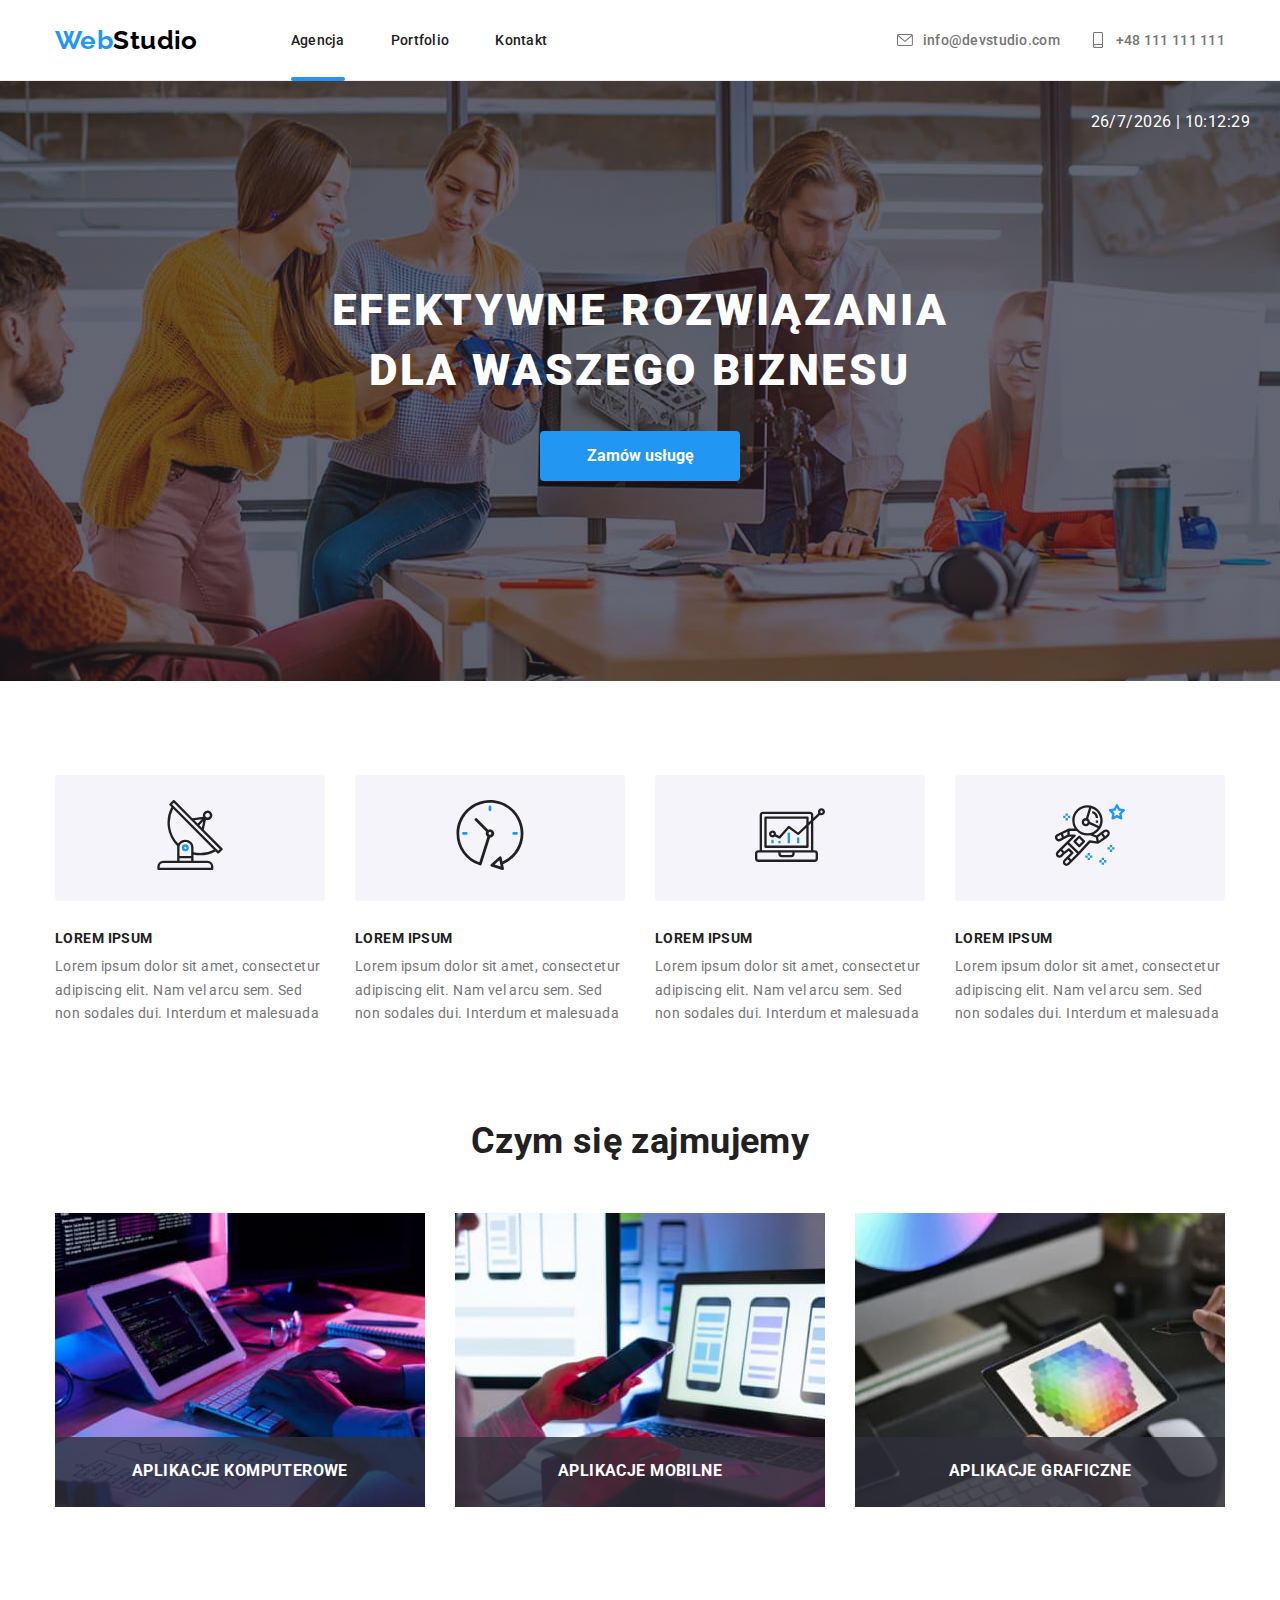
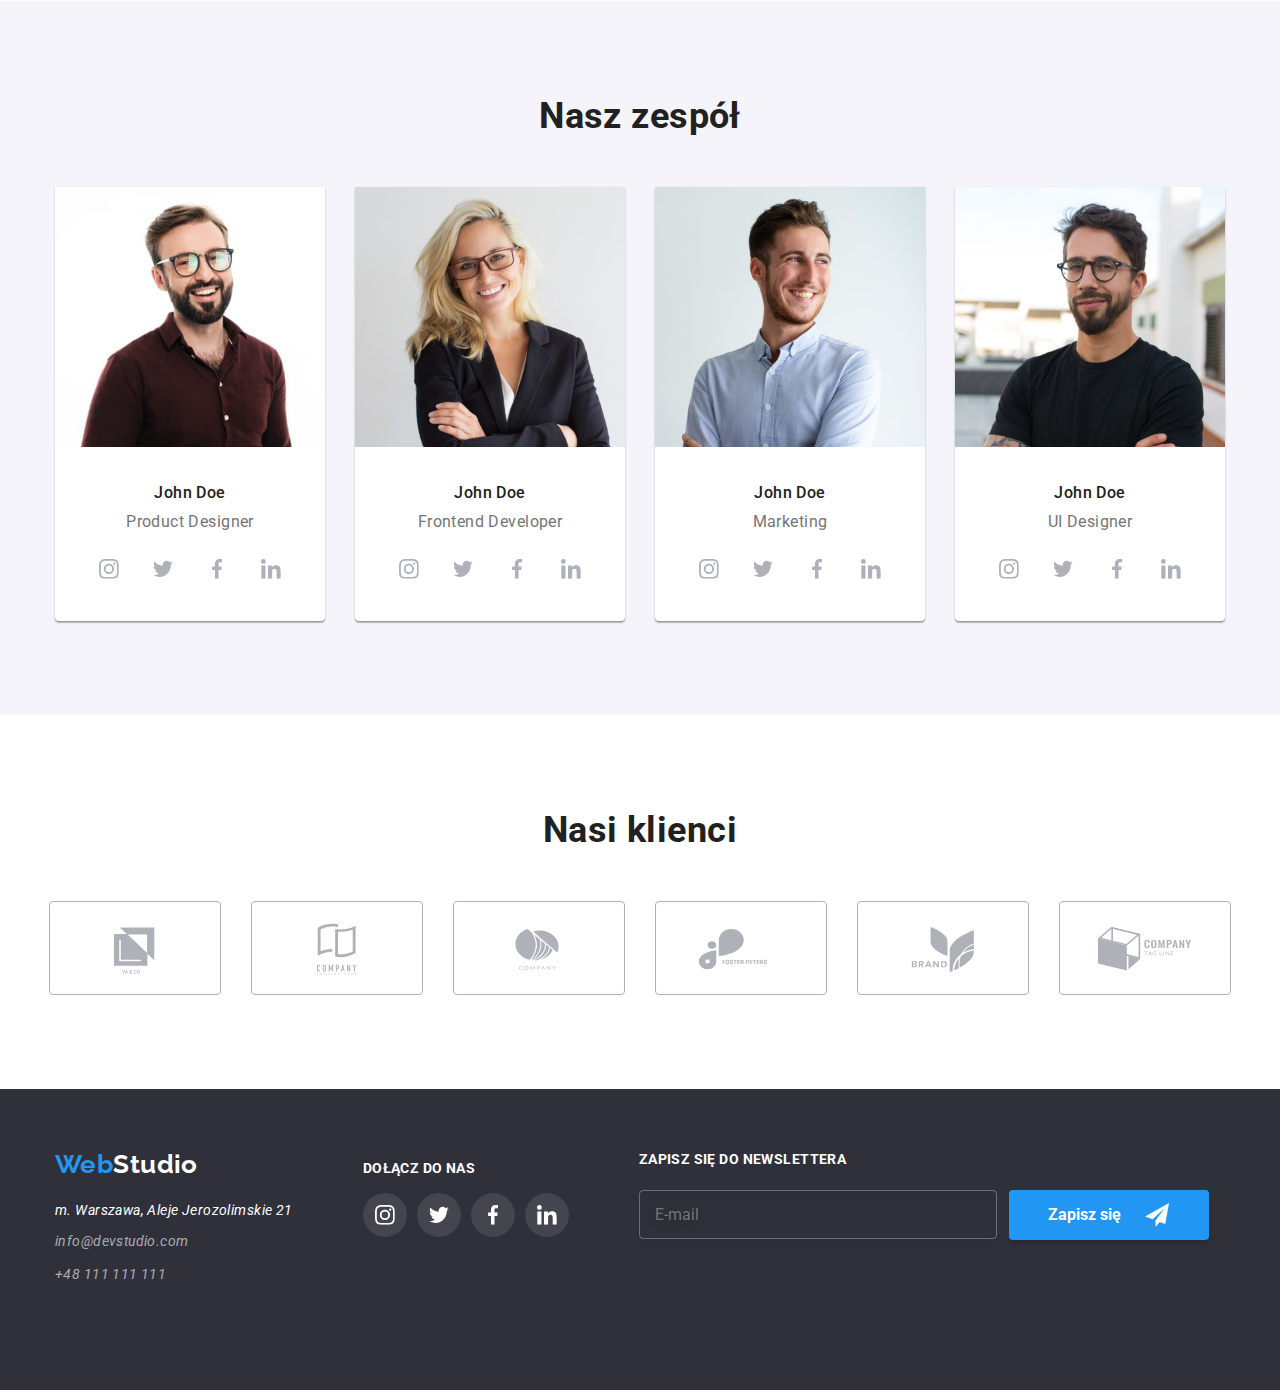
<file: index.html>
<!DOCTYPE html>
<html lang="pl">
  <head>
    <meta charset="UTF-8" />
    <meta http-equiv="X-UA-Compatible" content="IE=edge" />
    <meta name="viewport" content="width=device-width, initial-scale=1.0" />
    <title>Web Studio</title>
    <meta name="description" content="Najlepsza Firma zajmująca się dystrybucją oplikacji" />
    <meta name="keywords" content="aplikacje adroid web new trchnology" />
    <link
      rel="stylesheet"
      href="https://cdnjs.cloudflare.com/ajax/libs/modern-normalize/1.0.0/modern-normalize.min.css"
    />
    <link rel="stylesheet" href="./css/styles.css?=1.0.3" />
    <link rel="preconnect" href="https://fonts.googleapis.com" />
    <link rel="preconnect" href="https://fonts.gstatic.com" crossorigin />
    <script type="text/javascript" src="js/timer.js"></script>
  </head>
  <body onload="refreshTime()">
    <div class="backdrop is-hidden" data-modal>
      <div class="modal">
        <p class="form-title">Zostaw swoje dane w formularzu poniżej</p>
        <form class="form">
          <div class="label-input-box">
            <input
              type="text"
              class="form-input"
              id="username"
              name="username"
              required
              minlength="3"
            />

            <svg class="form-icon">
              <use href="images/sprite.svg#icon-persol-form"></use>
            </svg>
            <label for="username" class="form-label"><span class="label-text">Imie</span> </label>
          </div>
          <div class="label-input-box">
            <input type="tel" class="form-input" name="tel" id="tel" required />
            <svg class="form-icon">
              <use href="images/sprite.svg#icon-phone-form"></use>
            </svg>
            <label for="tel" class="form-label"><span class="label-text">Telefon</span> </label>
          </div>
          <div class="label-input-box">
            <input type="email" class="form-input" name="checkbox" id="email" required />
            <svg class="form-icon">
              <use href="images/sprite.svg#icon-email-form"></use>
            </svg>
            <label for="email" class="form-label"><span class="label-text">Email</span> </label>
          </div>
          <div class="label-input-box">
            <label class="form-label">
              <span class="label-text">Komentarz</span>
              <textarea
                name="feedback"
                class="form-text-area"
                rows="5"
                placeholder="Wprowadż tekst"
              ></textarea>
            </label>
          </div>
          <div class="form-policy">
            <input
              type="checkbox"
              class="form-policy visually-hidden"
              name="mail"
              id="user-policy"
              required
            />

            <label for="user-policy" class="form-policy-text">
              Oświadczam iż akceptuję <a href="" class="consents">Regulamin</a> i
              <a href="" class="consents">Politykę Prywatności.</a></label
            >
          </div>
          <button type="submit" class="submit-btn">Wyślij</button>
        </form>

        <button type="button" class="close-btn" data-modal-close>X</button>
      </div>
    </div>
    <header>
      <div class="menu">
        <div class="container">
          <nav class="menu-nav">
            <ul class="menu-list">
              <li class="menu-nav-logo">
                <a class="logo-black" href="https://mateuszfrankowski.github.io/goit-markup-hw-05/"
                  ><span class="logo-blue">Web</span>Studio</a
                >
              </li>
              <li><a class="menu-nav-links actual-page" href="index.html">Agencja</a></li>
              <li><a class="menu-nav-links" href="portfolio.html">Portfolio</a></li>
              <li><a class="menu-nav-links" href="#contact">Kontakt</a></li>
            </ul>
          </nav>
          <ul class="contact">
            <li>
              <a class="contact-mail" href="mailto:info@devstudio.com">
                <div class="contact-icon-box">
                  <svg class="contact-icon envelope">
                    <use href="images/sprite.svg#icon-envelope"></use>
                  </svg>
                </div>
                info@devstudio.com</a
              >
            </li>
            <li>
              <a class="contact-tel" href="tel:+48111111111">
                <div class="contact-icon-box">
                  <svg class="contact-icon smartphone">
                    <use href="images/sprite.svg#icon-smartphone"></use>
                  </svg>
                </div>
                +48 111 111 111</a
              >
            </li>
          </ul>
          <div id="clock"></div>
        </div>
      </div>
      <section class="header">
        <div class="container">
          <h1 class="motto-text">Efektywne rozwiązania dla waszego biznesu</h1>
          <button class="order-button" type="button" data-modal-open>Zamów usługę</button>
        </div>
      </section>
    </header>
    <main>
      <section>
        <div class="container">
          <ul class="advantages">
            <li>
              <div class="our-strengths-icon">
                <svg class="icon antenna">
                  <use href="images/sprite.svg#icon-antenna-1"></use>
                </svg>
              </div>
              <h4 class="advantages-title">Lorem Ipsum</h4>
              <p class="advantages-text">
                Lorem ipsum dolor sit amet, consectetur adipiscing elit. Nam vel arcu sem. Sed non
                sodales dui. Interdum et malesuada
              </p>
            </li>
            <li>
              <div class="our-strengths-icon">
                <svg class="icon clock">
                  <use href="images/sprite.svg#icon-clock-1"></use>
                </svg>
              </div>
              <h4 class="advantages-title">Lorem Ipsum</h4>
              <p class="advantages-text">
                Lorem ipsum dolor sit amet, consectetur adipiscing elit. Nam vel arcu sem. Sed non
                sodales dui. Interdum et malesuada
              </p>
            </li>
            <li>
              <div class="our-strengths-icon">
                <svg class="icon diagram">
                  <use href="images/sprite.svg#icon-diagram-1"></use>
                </svg>
              </div>
              <h4 class="advantages-title">Lorem Ipsum</h4>
              <p class="advantages-text">
                Lorem ipsum dolor sit amet, consectetur adipiscing elit. Nam vel arcu sem. Sed non
                sodales dui. Interdum et malesuada
              </p>
            </li>
            <li>
              <div class="our-strengths-icon">
                <svg class="icon astronaut">
                  <use href="images/sprite.svg#icon-astronaut-1"></use>
                </svg>
              </div>
              <h4 class="advantages-title">Lorem Ipsum</h4>
              <p class="advantages-text">
                Lorem ipsum dolor sit amet, consectetur adipiscing elit. Nam vel arcu sem. Sed non
                sodales dui. Interdum et malesuada
              </p>
            </li>
          </ul>
        </div>
      </section>

      <section class="ourwork">
        <div class="container">
          <h2 class="ourwork-title">Czym się zajmujemy</h2>

          <ul class="ourwork-photos">
            <li>
              <div class="text-with-background"><p>Aplikacje komputerowe</p></div>
              <img
                src="images/pc.jpg"
                alt="writing a code on the keyboard"
                width="370"
                height="294"
              />
            </li>
            <li>
              <div class="text-with-background"><p>Aplikacje mobilne</p></div>
              <img src="images/phone.jpg" alt="Smartphone in hand " width="370" height="294" />
            </li>
            <li>
              <div class="text-with-background"><p>Aplikacje graficzne</p></div>
              <img
                src="images/tablet.jpg"
                alt="Choosing a color on the tablet"
                width="370"
                height="294"
              />
            </li>
          </ul>
        </div>
      </section>

      <section class="team">
        <div class="container">
          <h2 class="team-title" id="agency">Nasz zespół</h2>

          <ul class="team-list">
            <li>
              <figure class="team-designer">
                <img
                  src="images/teamproductdesigner.jpg"
                  alt="Product Designer John Doe"
                  width="270"
                  height="260"
                />
                <figcaption>
                  <p class="team-photo-name">John Doe</p>
                  <p class="team-photo-text">Product Designer</p>
                  <div class="team-allsocial-icon">
                    <a href="">
                      <div class="team-social-icon">
                        <svg class="social-icon instagram">
                          <use href="images/sprite.svg#icon-instagram"></use>
                        </svg>
                      </div>
                    </a>
                    <a href="">
                      <div class="team-social-icon">
                        <svg class="social-icon twitter">
                          <use href="images/sprite.svg#icon-twitter"></use>
                        </svg>
                      </div>
                    </a>
                    <a href="">
                      <div class="team-social-icon">
                        <svg class="social-icon facebook">
                          <use href="images/sprite.svg#icon-facebook"></use>
                        </svg>
                      </div>
                    </a>
                    <a href="">
                      <div class="team-social-icon">
                        <svg class="social-icon linkedin">
                          <use href="images/sprite.svg#icon-linkedin"></use>
                        </svg>
                      </div>
                    </a>
                  </div>
                </figcaption>
              </figure>
            </li>

            <li>
              <figure>
                <img
                  src="images/teamfrontednfdeveloper.jpg"
                  alt="Frontend Developer John Doe "
                  width="270"
                  height="260"
                />
                <figcaption>
                  <p class="team-photo-name">John Doe</p>
                  <p class="team-photo-text">Frontend Developer</p>
                  <div class="team-allsocial-icon">
                    <a href="">
                      <div class="team-social-icon">
                        <svg class="social-icon instagram">
                          <use href="images/sprite.svg#icon-instagram"></use>
                        </svg>
                      </div>
                    </a>
                    <a href="">
                      <div class="team-social-icon">
                        <svg class="social-icon twitter">
                          <use href="images/sprite.svg#icon-twitter"></use>
                        </svg>
                      </div>
                    </a>
                    <a href="">
                      <div class="team-social-icon">
                        <svg class="social-icon facebook">
                          <use href="images/sprite.svg#icon-facebook"></use>
                        </svg>
                      </div>
                    </a>
                    <a href="">
                      <div class="team-social-icon">
                        <svg class="social-icon linkedin">
                          <use href="images/sprite.svg#icon-linkedin"></use>
                        </svg>
                      </div>
                    </a>
                  </div>
                </figcaption>
              </figure>
            </li>

            <li>
              <figure class="team-marketing">
                <img
                  src="images/teammarketing.jpg"
                  alt="Marketing John Doe "
                  width="270"
                  height="260"
                />
                <figcaption>
                  <p class="team-photo-name">John Doe</p>
                  <p class="team-photo-text">Marketing</p>
                  <div class="team-allsocial-icon">
                    <a href="">
                      <div class="team-social-icon">
                        <svg class="social-icon instagram">
                          <use href="images/sprite.svg#icon-instagram"></use>
                        </svg>
                      </div>
                    </a>
                    <a href="">
                      <div class="team-social-icon">
                        <svg class="social-icon twitter">
                          <use href="images/sprite.svg#icon-twitter"></use>
                        </svg>
                      </div>
                    </a>
                    <a href="">
                      <div class="team-social-icon">
                        <svg class="social-icon facebook">
                          <use href="images/sprite.svg#icon-facebook"></use>
                        </svg>
                      </div>
                    </a>
                    <a href="">
                      <div class="team-social-icon">
                        <svg class="social-icon linkedin">
                          <use href="images/sprite.svg#icon-linkedin"></use>
                        </svg>
                      </div>
                    </a>
                  </div>
                </figcaption>
              </figure>
            </li>

            <li>
              <figure class="team-uidesigner">
                <img
                  src="images/teamuidesigner.jpg"
                  alt="UI Designer John Doe "
                  width="270"
                  height="260"
                />
                <figcaption>
                  <p class="team-photo-name">John Doe</p>
                  <p class="team-photo-text">UI Designer</p>
                  <div class="team-allsocial-icon">
                    <a href="">
                      <div class="team-social-icon">
                        <svg class="social-icon instagram">
                          <use href="images/sprite.svg#icon-instagram"></use>
                        </svg>
                      </div>
                    </a>
                    <a href="">
                      <div class="team-social-icon">
                        <svg class="social-icon twitter">
                          <use href="images/sprite.svg#icon-twitter"></use>
                        </svg>
                      </div>
                    </a>
                    <a href="">
                      <div class="team-social-icon">
                        <svg class="social-icon facebook">
                          <use href="images/sprite.svg#icon-facebook"></use>
                        </svg>
                      </div>
                    </a>
                    <a href="">
                      <div class="team-social-icon">
                        <svg class="social-icon linkedin">
                          <use href="images/sprite.svg#icon-linkedin"></use>
                        </svg>
                      </div>
                    </a>
                  </div>
                </figcaption>
              </figure>
            </li>
          </ul>
        </div>
      </section>
      <section class="customers">
        <div class="container">
          <h2 class="customers-title">Nasi klienci</h2>

          <ul class="customers-list">
            <li>
              <a href="">
                <div class="cont-customers-icon">
                  <svg class="customer-icon customer1">
                    <use href="images/sprite.svg#icon-client1"></use>
                  </svg>
                </div>
              </a>
            </li>
            <li>
              <a href="">
                <div class="cont-customers-icon">
                  <svg class="customer-icon customer2">
                    <use href="images/sprite.svg#icon-client2"></use>
                  </svg>
                </div>
              </a>
            </li>
            <li>
              <a href="">
                <div class="cont-customers-icon">
                  <svg class="customer-icon customer3">
                    <use href="images/sprite.svg#icon-client3"></use>
                  </svg>
                </div>
              </a>
            </li>
            <li>
              <a href="">
                <div class="cont-customers-icon">
                  <svg class="customer-icon customer4">
                    <use href="images/sprite.svg#icon-client4"></use>
                  </svg>
                </div>
              </a>
            </li>
            <li>
              <a href="">
                <div class="cont-customers-icon">
                  <svg class="customer-icon customer5">
                    <use href="images/sprite.svg#icon-client5"></use>
                  </svg>
                </div>
              </a>
            </li>
            <li>
              <a href="">
                <div class="cont-customers-icon">
                  <svg class="customer-icon customer6">
                    <use href="images/sprite.svg#icon-client6"></use>
                  </svg>
                </div>
              </a>
            </li>
          </ul>
        </div>
      </section>
    </main>

    <footer class="foot" id="contact">
      <div class="container">
        <div class="foot-left">
          <a class="logo-white" href="index.html"><span class="logo-blue">Web</span>Studio</a>

          <address class="adress">
            <p class="adress-street">m. Warszawa, Aleje Jerozolimskie 21</p>
            <ul class="adress-list">
              <!-- Link do adresu e-mail  -->
              <li><a class="foot-mail" href="mailto:info@devstudio.com">info@devstudio.com</a></li>
              <!-- Link do numeru telefonu -->
              <li><a class="foot-tel" href="tel:+48111111111">+48 111 111 111</a></li>
            </ul>
          </address>
        </div>
        <div class="follow">
          <p>DOŁĄCZ DO NAS</p>
          <div class="adress-allsocial-icon">
            <a href="">
              <div class="adress-social-icon-box">
                <svg class="addres-social-icon instagram">
                  <use href="images/sprite.svg#icon-instagram"></use>
                </svg></div
            ></a>
            <a href="">
              <div class="adress-social-icon-box">
                <svg class="addres-social-icon twitter">
                  <use href="images/sprite.svg#icon-twitter"></use>
                </svg></div
            ></a>
            <a href="">
              <div class="adress-social-icon-box">
                <svg class="addres-social-icon facebook">
                  <use href="images/sprite.svg#icon-facebook"></use>
                </svg>
              </div>
            </a>
            <a href="">
              <div class="adress-social-icon-box">
                <svg class="addres-social-icon linkedin">
                  <use href="images/sprite.svg#icon-linkedin"></use>
                </svg>
              </div>
            </a>
          </div>
        </div>
        <div class="subscribtion">
          <p class="subs-form-title">Zapisz Się do newslettera</p>
          <form class="subs-form">
            <label class="subs-form-label">
              <input
                type="email"
                class="subs-form-input"
                name="mail-newsletter"
                placeholder="E-mail"
                required
              />
            </label>

            <button type="submit" class="submit-btn-news">
              Zapisz się

              <svg class="submit-social-icon">
                <use href="images/sprite.svg#icon-send-form"></use>
              </svg>
            </button>
          </form>
        </div>
      </div>
    </footer>

    <script src="js/modal.js"></script>
  </body>
</html>
</file>
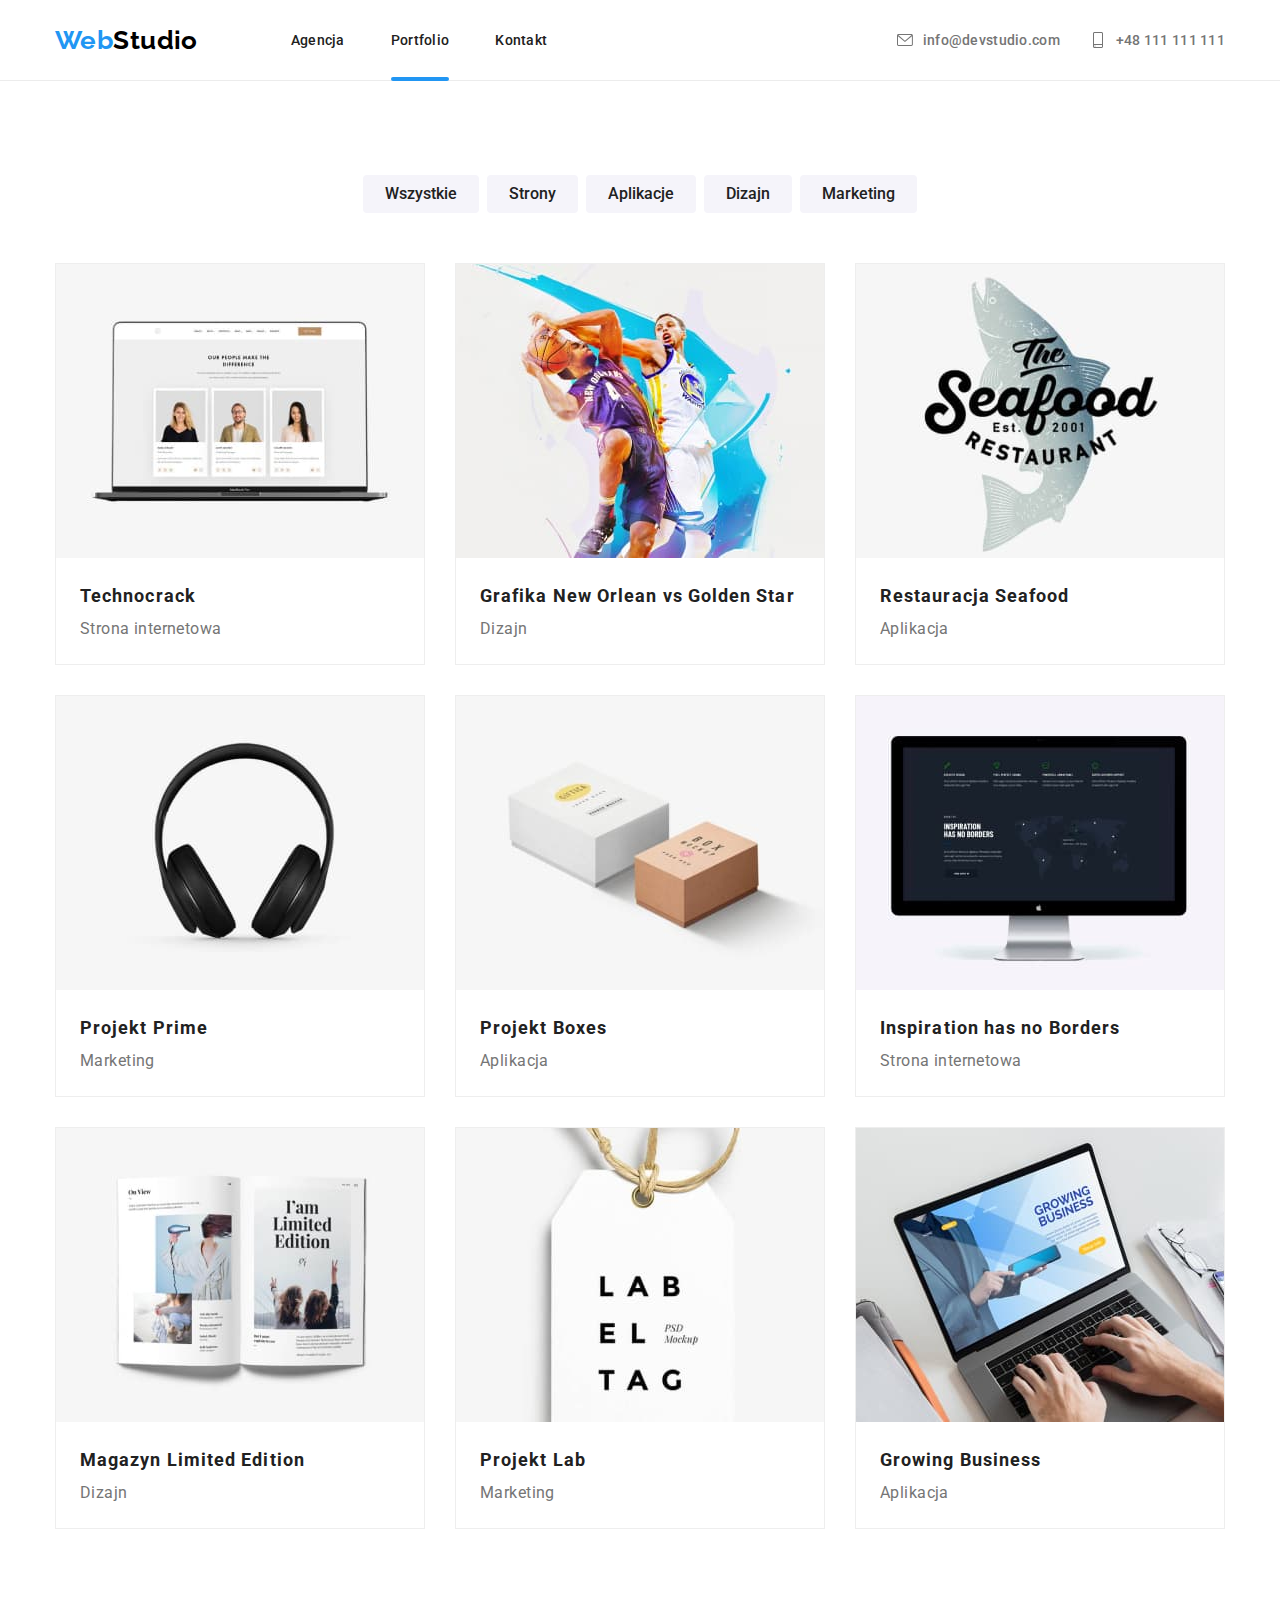
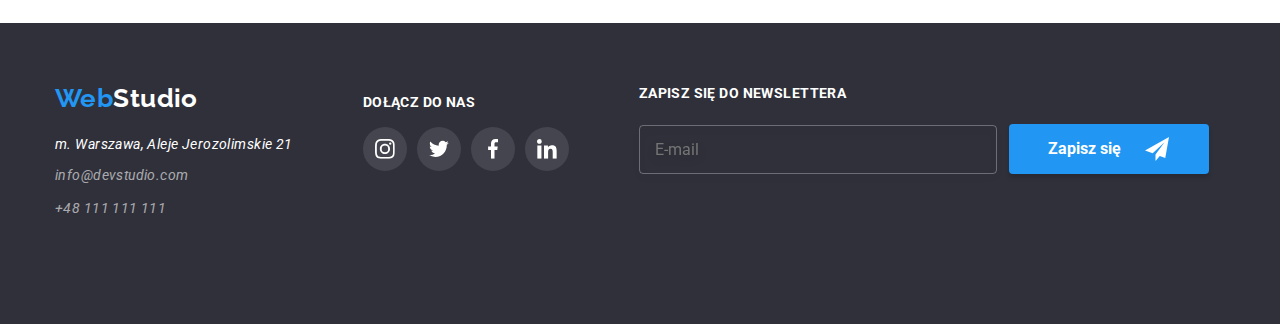
<file: portfolio.html>
<!DOCTYPE html>
<html lang="pl">
  <head>
    <meta charset="UTF-8" />
    <meta http-equiv="X-UA-Compatible" content="IE=edge" />

    <meta name="viewport" content="width=device-width, initial-scale=1.0" />
    <title>Web Studio</title>
    <link
      rel="stylesheet"
      href="https://cdnjs.cloudflare.com/ajax/libs/modern-normalize/1.0.0/modern-normalize.min.css"
    />
    <link rel="stylesheet" href="./css/styles.css?=1.0.3" />
    <link rel="preconnect" href="https://fonts.googleapis.com" />
    <link rel="preconnect" href="https://fonts.gstatic.com" crossorigin />
  </head>
  <body>
    <header>
      <div class="menu">
        <div class="container">
          <nav class="menu-nav">
            <ul class="menu-list">
              <li class="menu-nav-logo">
                <a class="logo-black" href="https://mateuszfrankowski.github.io/goit-markup-hw-04/"
                  ><span class="logo-blue">Web</span>Studio</a
                >
              </li>
              <li><a class="menu-nav-links" href="index.html">Agencja</a></li>
              <li><a class="menu-nav-links actual-page" href="portfolio.html">Portfolio</a></li>
              <li><a class="menu-nav-links" href="#contact">Kontakt</a></li>
            </ul>
          </nav>
          <ul class="contact">
            <li>
              <a class="contact-mail" href="mailto:info@devstudio.com">
                <div class="contact-icon-box">
                  <svg class="contact-icon envelope">
                    <use href="images/sprite.svg#icon-envelope"></use>
                  </svg>
                </div>
                info@devstudio.com</a
              >
            </li>
            <li>
              <a class="contact-tel" href="tel:+48111111111">
                <div class="contact-icon-box">
                  <svg class="contact-icon smartphone">
                    <use href="images/sprite.svg#icon-smartphone"></use>
                  </svg>
                </div>
                +48 111 111 111</a
              >
            </li>
          </ul>
        </div>
      </div>
    </header>
    <main>
      <div class="filters">
        <div class="container">
          <ul class="filters-list">
            <li>
              <button class="filters-button" type="button">Wszystkie</button>
            </li>
            <li>
              <button class="filters-button" type="button">Strony</button>
            </li>
            <li>
              <button class="filters-button" type="button">Aplikacje</button>
            </li>
            <li>
              <button class="filters-button" type="button">Dizajn</button>
            </li>
            <li>
              <button class="filters-button" type="button">Marketing</button>
            </li>
          </ul>
        </div>
      </div>

      <div class="portfolio">
        <div class="container">
          <ul class="portfolio-list">
            <li>
              <figure class="portfolio-picture">
                <div class="portfolio-picture-container">
                  <div class="portfolio-background">
                    <p class="portfolio-hover-text">
                      Technocrack jest popularną platformą wykorzystywaną do rozpowszechniania
                      koronawirusa. Firmy wykorzystują tę platformę do celów szpiegowskich i ataków
                      na niezabezpieczone serwery konkurencji
                    </p>
                  </div>
                  <img src=images/portfolio1.jpg alt="Strona internetowa" width="370" height="294"
                  />
                </div>
                <figcaption>
                  <p class="portfolio-photo-title">Technocrack</p>
                  <p class="portfolio-text">Strona internetowa</p>
                </figcaption>
              </figure>
            </li>
            <li>
              <figure class="portfolio-picture">
                <div class="portfolio-picture-container">
                  <div class="portfolio-background">
                    <p class="portfolio-hover-text">
                      Technocrack jest popularną platformą wykorzystywaną do rozpowszechniania
                      koronawirusa. Firmy wykorzystują tę platformę do celów szpiegowskich i ataków
                      na niezabezpieczone serwery konkurencji
                    </p>
                  </div>
                  <img src=images/portfolio2.jpg alt="koszykarze" width="370" height="294" />
                </div>
                <figcaption>
                  <p class="portfolio-photo-title">Grafika New Orlean vs Golden Star</p>
                  <p class="portfolio-text">Dizajn</p>
                </figcaption>
              </figure>
            </li>
            <li>
              <figure class="portfolio-picture">
                <div class="portfolio-picture-container">
                  <div class="portfolio-background">
                    <p class="portfolio-hover-text">
                      Technocrack jest popularną platformą wykorzystywaną do rozpowszechniania
                      koronawirusa. Firmy wykorzystują tę platformę do celów szpiegowskich i ataków
                      na niezabezpieczone serwery konkurencji
                    </p>
                  </div>
                  <!-- Dowolna treść graficzna: zdjęcie, wykres, diagram itp. -->
                  <img src=images/portfolio3.jpg alt="logo ryba" width="370" height="294" />
                </div>
                <figcaption>
                  <p class="portfolio-photo-title">Restauracja Seafood</p>
                  <p class="portfolio-text">Aplikacja</p>
                </figcaption>
              </figure>
            </li>
            <li>
              <figure class="portfolio-picture">
                <div class="portfolio-picture-container">
                  <div class="portfolio-background">
                    <p class="portfolio-hover-text">
                      Technocrack jest popularną platformą wykorzystywaną do rozpowszechniania
                      koronawirusa. Firmy wykorzystują tę platformę do celów szpiegowskich i ataków
                      na niezabezpieczone serwery konkurencji
                    </p>
                  </div>

                  <!-- Dowolna treść graficzna: zdjęcie, wykres, diagram itp. -->
                  <img src=images/portfolio4.jpg alt="słuchawki nauszne" width="370" height="294" />
                </div>
                <figcaption>
                  <p class="portfolio-photo-title">Projekt Prime</p>
                  <p class="portfolio-text">Marketing</p>
                </figcaption>
              </figure>
            </li>
            <li>
              <figure class="portfolio-picture">
                <div class="portfolio-picture-container">
                  <div class="portfolio-background">
                    <p class="portfolio-hover-text">
                      Technocrack jest popularną platformą wykorzystywaną do rozpowszechniania
                      koronawirusa. Firmy wykorzystują tę platformę do celów szpiegowskich i ataków
                      na niezabezpieczone serwery konkurencji
                    </p>
                  </div>
                  <img src=images/portfolio5.jpg alt="pudełka opakowania" width="370" height="294"
                  />
                </div>
                <figcaption>
                  <p class="portfolio-photo-title">Projekt Boxes</p>
                  <p class="portfolio-text">Aplikacja</p>
                </figcaption>
              </figure>
            </li>
            <li>
              <figure class="portfolio-picture">
                <div class="portfolio-picture-container">
                  <div class="portfolio-background">
                    <p class="portfolio-hover-text">
                      Technocrack jest popularną platformą wykorzystywaną do rozpowszechniania
                      koronawirusa. Firmy wykorzystują tę platformę do celów szpiegowskich i ataków
                      na niezabezpieczone serwery konkurencji
                    </p>
                  </div>
                  <img src=images/portfolio6.jpg alt="monitor" width="370" height="294" />
                </div>
                <figcaption>
                  <p class="portfolio-photo-title">Inspiration has no Borders</p>
                  <p class="portfolio-text">Strona internetowa</p>
                </figcaption>
              </figure>
            </li>
            <li>
              <figure class="portfolio-picture">
                <div class="portfolio-picture-container">
                  <div class="portfolio-background">
                    <p class="portfolio-hover-text">
                      Technocrack jest popularną platformą wykorzystywaną do rozpowszechniania
                      koronawirusa. Firmy wykorzystują tę platformę do celów szpiegowskich i ataków
                      na niezabezpieczone serwery konkurencji
                    </p>
                  </div>
                  <img src=images/portfolio7.jpg alt="magazyn" width="370" height="294" />
                </div>
                <figcaption>
                  <p class="portfolio-photo-title">Magazyn Limited Edition</p>
                  <p class="portfolio-text">Dizajn</p>
                </figcaption>
              </figure>
            </li>
            <li>
              <figure class="portfolio-picture">
                <div class="portfolio-picture-container">
                  <div class="portfolio-background">
                    <p class="portfolio-hover-text">
                      Technocrack jest popularną platformą wykorzystywaną do rozpowszechniania
                      koronawirusa. Firmy wykorzystują tę platformę do celów szpiegowskich i ataków
                      na niezabezpieczone serwery konkurencji
                    </p>
                  </div>
                  <img src=images/portfolio8.jpg alt="zawieszka lab el tag" width="370" height="294"
                  />
                </div>
                <figcaption>
                  <p class="portfolio-photo-title">Projekt Lab</p>
                  <p class="portfolio-text">Marketing</p>
                </figcaption>
              </figure>
            </li>
            <li>
              <figure class="portfolio-picture">
                <div class="portfolio-picture-container">
                  <div class="portfolio-background">
                    <p class="portfolio-hover-text">
                      Technocrack jest popularną platformą wykorzystywaną do rozpowszechniania
                      koronawirusa. Firmy wykorzystują tę platformę do celów szpiegowskich i ataków
                      na niezabezpieczone serwery konkurencji
                    </p>
                  </div>
                  <img src=images/portfolio9.jpg alt="pisanie na laptopie" width="370" height="294"
                  />
                </div>
                <figcaption>
                  <p class="portfolio-photo-title">Growing Business</p>
                  <p class="portfolio-text">Aplikacja</p>
                </figcaption>
              </figure>
            </li>
          </ul>
        </div>
      </div>
    </main>
    <footer class="foot" id="contact">
      <div class="container">
        <div class="foot-left">
          <a class="logo-white" href="index.html"><span class="logo-blue">Web</span>Studio</a>

          <address class="adress">
            <p class="adress-street">m. Warszawa, Aleje Jerozolimskie 21</p>
            <ul class="adress-list">
              <!-- Link do adresu e-mail  -->
              <li><a class="foot-mail" href="mailto:info@devstudio.com">info@devstudio.com</a></li>
              <!-- Link do numeru telefonu -->
              <li><a class="foot-tel" href="tel:+48111111111">+48 111 111 111</a></li>
            </ul>
          </address>
        </div>
        <div class="follow">
          <p>DOŁĄCZ DO NAS</p>
          <div class="adress-allsocial-icon">
            <a href="">
              <div class="adress-social-icon-box">
                <svg class="addres-social-icon instagram">
                  <use href="images/sprite.svg#icon-instagram"></use>
                </svg></div
            ></a>
            <a href="">
              <div class="adress-social-icon-box">
                <svg class="addres-social-icon twitter">
                  <use href="images/sprite.svg#icon-twitter"></use>
                </svg></div
            ></a>
            <a href="">
              <div class="adress-social-icon-box">
                <svg class="addres-social-icon facebook">
                  <use href="images/sprite.svg#icon-facebook"></use>
                </svg>
              </div>
            </a>
            <a href="">
              <div class="adress-social-icon-box">
                <svg class="addres-social-icon linkedin">
                  <use href="images/sprite.svg#icon-linkedin"></use>
                </svg>
              </div>
            </a>
          </div>
        </div>
        <div class="subscribtion">
          <p class="subs-form-title">Zapisz Się do newslettera</p>
          <form class="subs-form">
            <label class="subs-form-label">
              <input
                type="email"
                class="subs-form-input"
                name="mail-newsletter"
                placeholder="E-mail"
                required
              />
            </label>

            <button type="submit" class="submit-btn-news">
              Zapisz się

              <svg class="submit-social-icon">
                <use href="images/sprite.svg#icon-send-form"></use>
              </svg>
            </button>
          </form>
        </div>
      </div>
    </footer>
    <script src="./js/modal.js"></script>
  </body>
</html>
</file>
<file: css/styles.css>
@import url('https://fonts.googleapis.com/css2?family=Raleway:wght@700&family=Roboto:wght@400;500;700;900&display=swap');
*,
*::before,
*::after {
  box-sizing: border-box;
  margin: 0;
  padding: 0;
  border: 0;

  vertical-align: baseline;
  text-decoration: none;
  outline: 0;
}

:root {
  --project-color-blue: #2196f3;
  --project-color-dark: #212121;
  --project-color-white: #fff;
  --project-color-black: #000;
  --header-backgroud-dark: rgba(47, 48, 58, 0.4);
  --footer-backgroud-dark: #2f303a;
  --team-backgroud-lumio: #f5f4fa;
  --project-color-gray: #757575;
  --tel-mail-footer: rgba(255, 255, 255, 0.6);
  --button-shadow1: rgba(0, 0, 0, 0.15);
  --button-shadow2: rgba(0, 0, 0, 0.01);
  --button-shadow3: rgba(0, 0, 0, 0.08);
  --button-shadow4: rgba(0, 0, 0, 0.11);
  --border-top-logo: #ececec;
  --portfolio-pictures-border: #eeeeee;
}
body {
  font-family: 'Roboto', 'Raleway', sans-serif;
  font-style: normal;
  text-decoration: none;
  font-size: 14px;
  line-height: 1.5;
  letter-spacing: 0.03em;
  color: var(--project-color-gray);
  background-color: var(--project-color-white);

  /* width: 1600px; */
}

.container {
  width: 1200px;
  margin: 0 auto;
  padding-left: 15px;
  padding-right: 15px;
  padding-top: 94px;
  padding-bottom: 94px;
}
.menu .container {
  display: flex;
  flex-direction: row;
  justify-content: space-between;
  align-items: center;
  padding-top: 25px;
  padding-bottom: 24px;
  gap: 345px;
}
.menu {
  border-bottom: 1px solid var(--border-top-logo);
}

/* .menu-nav {
  display: flex;
} */
.menu-nav-logo {
  list-style-type: none;
  text-decoration: none;
  /* display: flex; */
}
.menu-list {
  list-style-type: none;
  display: flex;
  align-items: center;
}

.logo-black {
  font-family: 'Raleway';
  font-weight: 700;
  font-size: 26px;
  line-height: 1.19;
  /* identical to box height */
  text-decoration: none;
  color: var(--project-color-black);

  margin-right: 93px;
}
.logo-blue {
  color: var(--project-color-blue);
}

.menu-nav-links {
  position: relative;
  display: block;
  font-weight: 500;
  line-height: 1.17;
  font-style: normal;
  /* line height 16/14 */
  letter-spacing: 0.02em;
  text-decoration: none;
  list-style-type: none;
  color: var(--project-color-dark);
}
.actual-page::after {
  content: '';
  position: absolute;
  border-radius: 2px;
  height: 4px;
  bottom: -32px;
  margin: 0 auto;
  left: 0;
  right: 0;
  width: 100%;
  background: var(--project-color-blue);
}
.menu-list li:nth-child(2) {
  margin-right: 46px;
}
.menu-list li:nth-child(3) {
  margin-right: 46px;
}

.menu-nav-links:hover,
.menu-nav-links:focus {
  color: var(--project-color-blue);
  transition: color 250ms;
  transition-timing-function: cubic-bezier(0.4, 0, 0.2, 1);
}
.contact {
  list-style-type: none;
  display: flex;
  gap: 30px;
}
.contact a {
  display: flex;
  align-items: center;
  gap: 10px;
}

.contact-mail,
.contact-tel {
  font-weight: 500;
  line-height: 1.17;
  font-style: normal;
  letter-spacing: 0.02em;
  text-decoration: none;
  color: var(--project-color-gray);
}

/* .contact-mail:hover,
.contact-tel:hover,
.contact-mail:focus,
.contact-tel:focus {
  color: var(--project-color-blue);
  fill: var(--project-color-blue);
  transition: color 250ms;
  transition-timing-function: cubic-bezier(0.4, 0, 0.2, 1);
} */

.contact-icon-box {
  width: 16px;
  height: 16px;
  display: flex;
  justify-content: left;
  align-items: center;
}
.contact-icon.envelope {
  fill: var(--project-color-gray);
  display: block;
  width: 100%;
  height: 100%;
}
.contact-icon.smartphone {
  fill: var(--project-color-gray);
  display: block;
  width: 100%;
  height: 100%;
}

.contact li:hover .contact-icon,
.contact li:focus-within .contact-icon,
.contact li:hover a,
.contact li:focus-within a {
  fill: var(--project-color-blue);
  color: var(--project-color-blue);
  transition: color 250ms;
  transition-timing-function: cubic-bezier(0.4, 0, 0.2, 1);
}

/* heder motto*/

.header {
  text-align: center;
  background-image: linear-gradient(
      to bottom,
      var(--header-backgroud-dark),
      var(--header-backgroud-dark)
    ),
    url('../images/headerbackground.jpg');
  background-repeat: no-repeat;
  background-position: center;
  background-size: cover;
  /* changed from contain */
}

.header .container {
  padding-top: 200px;
  padding-left: 252px;
  padding-right: 252px;
  padding-bottom: 200px;
}
.motto-text {
  font-weight: 900;
  font-size: 44px;
  line-height: 1.36;
  letter-spacing: 0.06em;
  text-transform: uppercase;
  color: var(--project-color-white);
  text-align: center;
  max-width: 696px;
}

.order-button {
  font-family: 'Roboto';
  font-style: normal;
  font-weight: 700;
  font-size: 16px;
  line-height: 1.88;
  background-color: var(--project-color-blue);
  box-shadow: 0px 4px 4px var(--button-shadow1);
  border-radius: 4px;
  cursor: pointer;
  border-style: none;
  color: var(--project-color-white);
  margin-top: 30px;
  width: 200px;
  height: 50px;
  text-align: center;
}
/* lorem ipsum */
.our-strengths-icon {
  background: var(--team-backgroud-lumio);
  border-radius: 4px;
  margin-bottom: 30px;
  padding: 25px 100px;
  fill: var(--project-color-blue);
  --color5: var(--project-color-dark);
}
.icon {
  width: 70px;
  height: 70px;
}
.advantages {
  list-style-type: none;
  display: flex;
  gap: 30px;
}
.advantages li {
  width: 270px;
  font-size: 14px;
}

.advantages-title {
  font-weight: 700;
  line-height: 1;
  text-transform: uppercase;
  margin-bottom: 10px;
  color: var(--project-color-dark);
}
.advantages-text {
  line-height: 1.71;
  color: var(--project-color-gray);
}
/* ourwork */
.ourwork .container {
  padding-top: 0%;
}
.ourwork {
  padding-top: 0;
  font-size: 0;
}
.ourwork-title {
  font-weight: 700;
  line-height: 1.17;
  color: var(--project-color-dark);
  text-align: center;
  margin-bottom: 50px;
  font-size: 36px;
}
.ourwork-photos {
  list-style-type: none;
  padding-left: 0px;
  font-size: 0px;
  display: flex;
  gap: 30px;
}
.ourwork-photos li {
  /* border: 1px solid black; */
  margin-left: 0px;
  object-fit: contain;
  position: relative;
  /* text-align: center; */
}
.text-with-background {
  position: absolute;
  width: 100%;
  height: 23.8%;
  left: 0px;
  bottom: 0px;
  display: flex;
  align-items: center;
  justify-content: center;
  background: rgba(47, 48, 58, 0.8);
}
.text-with-background p {
  font-weight: 700;
  font-size: 1rem;
  line-height: 1.14;
  text-align: center;
  /* letter-spacing: 0.03em; */
  text-transform: uppercase;
  color: var(--project-color-white);
}

/* ourteam */
.team {
  background-color: var(--team-backgroud-lumio);
}
.team-list li {
  background: var(--project-color-white);
  box-shadow: 0px 1px 3px rgba(0, 0, 0, 0.12), 0px 1px 1px rgba(0, 0, 0, 0.14),
    0px 2px 1px rgba(0, 0, 0, 0.2);
  border-radius: 0px 0px 4px 4px;
  padding-bottom: 30px;
}
.team-title {
  font-size: 36px;
  font-weight: 700;
  line-height: 1.17;
  color: var(--project-color-dark);
  text-align: center;
  margin-bottom: 50px;
}
.team-list {
  list-style-type: none;
  display: flex;
  justify-content: space-between;
}
.team-list figcaption {
  padding-top: 30px;
}
.team-photo-name {
  font-weight: 500;
  font-size: 16px;
  line-height: 1.19;
  text-align: center;

  color: var(--project-color-dark);
}

.team-photo-text {
  font-weight: 400;
  font-size: 16px;
  line-height: 1.19;
  text-align: center;
  margin-top: 10px;
  color: var(--project-color-gray);
}
.team-allsocial-icon {
  display: flex;
  justify-content: center;
  gap: 10px;
  margin-top: 16px;
}
.team-social-icon {
  width: 44px;
  height: 44px;
  border-radius: 50%;
  display: flex;
  justify-content: center;
  align-items: center;
}
.social-icon {
  fill: #afb1b8;
  display: block;
  width: 45%;
  height: 45%;
}
.team-social-icon:hover,
.team-social-icon:focus {
  width: 44px;
  height: 44px;
  background-color: #2196f3;
  fill: #fff;

  transition-property: background-color, fill;
  transition-duration: 250ms;
  transition-timing-function: cubic-bezier(0.4, 0, 0.2, 1);
}

.team-social-icon:hover .social-icon,
.team-social-icon:focus .social-icon {
  background-color: #2196f3;
  fill: #fff;
  transition-property: background-color, fill;
  transition-duration: 250ms;
  transition-timing-function: cubic-bezier(0.4, 0, 0.2, 1);
}
/* ourcustomers */
.customers-title {
  font-weight: 700;
  line-height: 1.17;
  color: var(--project-color-dark);
  text-align: center;
  margin-bottom: 50px;
  font-size: 36px;
}

.customers-list {
  display: flex;
  justify-content: center;
  gap: 30px;
  margin-top: 16px;
  text-decoration: none;
  list-style: none;
}
.cont-customers-icon {
  display: flex;
  justify-content: center;
  align-items: center;
  border: 1px solid #afb1b8;
  border-radius: 4px;
  padding: 17.71px 32px 14.25px 32px;
}
.customer-icon {
  fill: #afb1b8;
  display: block;
  width: 106px;
  height: 60.04px;
}
.customer-icon:hover,
.customer-icon:focus,
.cont-customers-icon:hover,
.cont-customers-icon:focus {
  fill: var(--project-color-blue);
  border-color: var(--project-color-blue);
  transition-property: border-color, fill;
  transition-duration: 250ms;
  transition-timing-function: cubic-bezier(0.4, 0, 0.2, 1);
}

.cont-customers-icon:hover .customer-icon,
.cont-customers-icon:focus .customer-icon {
  fill: var(--project-color-blue);
  border-color: var(--project-color-blue);
  transition-property: border-color, fill;
  transition-duration: 250ms;
  transition-timing-function: cubic-bezier(0.4, 0, 0.2, 1);
}
/* footer */
.foot .container {
  padding-top: 60px;
  display: flex;
  gap: 70px;
}
.foot {
  background-color: var(--footer-backgroud-dark);

  min-height: 252px;
}
.adress-street {
  color: var(--project-color-white);
}
.adress-list {
  list-style: none;
}
.foot-tel,
.foot-mail {
  line-height: 1.71;
  color: var(--tel-mail-footer);
}

.adress-list > li {
  margin-bottom: 9px;
  margin-top: 0px;
}
.logo-white {
  font-family: 'Raleway';
  font-weight: 700;
  font-size: 26px;
  line-height: 1.19;
  text-decoration: none;
  color: var(--project-color-white);
}
.adress {
  margin-top: 20px;
}
.adress-list {
  padding-left: 0%;
  margin-bottom: 9px;
}
.adress-list:nth-child(-n + 2) {
  margin-top: 9px;
}
.follow {
  display: flex;
  flex-direction: column;
  padding-top: 12px;
}
.adress-allsocial-icon {
  display: flex;
  justify-content: center;
  gap: 10px;
  margin-top: 16px;
}
.adress-social-icon-box {
  width: 44px;
  height: 44px;
  border-radius: 50%;
  display: flex;
  justify-content: center;
  align-items: center;
  background-color: rgba(255, 255, 255, 0.1);
}
.follow p {
  text-transform: capitalize;
  /* font-family: 'Roboto';
  font-style: normal; */
  font-weight: 700;
  font-size: 14px;
  line-height: 1.14;
  /* letter-spacing: 0.03em; */
  text-transform: uppercase;
  color: var(--project-color-white);
}

.addres-social-icon {
  fill: #fff;

  display: block;
  width: 45%;
  height: 45%;
}
.adress-social-icon-box:hover,
.adress-social-icon-box:focus {
  width: 44px;
  height: 44px;
  background-color: var(--project-color-blue);
  fill: var(--project-color-white);
  transition-property: background-color, fill;
  transition-duration: 250ms;
  transition-timing-function: cubic-bezier(0.4, 0, 0.2, 1);
}

.adress-social-icon-box:hover .adress-social-icon,
.adress-social-icon-box:focus .adress-social-icon {
  background-color: var(--project-color-blue);
  fill: var(--project-color-white);
  transition-property: background-color, fill;
  transition-duration: 250ms;
  transition-timing-function: cubic-bezier(0.4, 0, 0.2, 1);
}
.subs-form-title {
  font-weight: 700;
  font-size: 14px;
  text-transform: uppercase;
  color: var(--project-color-white);
  margin-bottom: 20px;
}
.subs-form {
  display: flex;
  align-items: center;
  gap: 12px;
}
.subs-form-input {
  outline: none;
  appearance: none;
  width: 358px;
  height: 100%;
  border: 1px solid rgba(255, 255, 255, 0.3);
  filter: drop-shadow(0px 4px 4px rgba(0, 0, 0, 0.15));
  border-radius: 4px;
  padding: 14px 15px;
  font-size: 16px;
  line-height: 1.25;
  color: rgba(255, 255, 255, 0.6);
  background: initial;
}
.submit-btn-news {
  display: inline-flex;
  justify-content: center;
  align-items: center;
  gap: 24px;
  width: 200px;
  height: 50px;
  font-weight: 700;
  font-size: 16px;
  line-height: 1.25;
  border: none;
  border-radius: 4px;
  color: var(--project-color-white);
  cursor: pointer;
  background: var(--project-color-blue);
  box-shadow: 0px 4px 4px rgba(0, 0, 0, 0.15);
  border-radius: 4px;
  margin: 0 auto;
}

.submit-social-icon {
  fill: var(--project-color-white);
  display: block;
  width: 24px;
  height: 24px;
}
/* portfolio */
.filters .container {
  padding-bottom: 50px;
}
.filters-list {
  list-style: none;
  display: flex;
  justify-content: center;

  gap: 8px;
}
.filters-button {
  font-family: 'Roboto';
  font-style: normal;
  font-weight: 500;
  font-size: 16px;
  line-height: 1.63;
  text-align: center;
  background-color: var(--team-backgroud-lumio);
  color: var(--project-color-dark);
  border-style: none;
  border-radius: 4px;
  padding: 6px 22px;
}

.filters-button:hover,
.filters-button:focus {
  background-color: var(--project-color-blue);
  color: var(--project-color-white);
  box-shadow: 0px 3px 1px var(--button-shadow2), 0px 1px 2px var(--button-shadow3),
    0px 2px 2px var(--button-shadow4);
  cursor: pointer;
  transition-property: box-shadow, color, background-color;
  transition-duration: 250ms;
  transition-timing-function: cubic-bezier(0.4, 0, 0.2, 1);
}
.portfolio .container {
  padding-top: 0px;
}

.portfolio-list {
  list-style: none;
  display: flex;
  gap: 30px;
  flex-wrap: wrap;
}
.portfolio-list li {
  max-width: 370px;
  border: 1px solid var(--portfolio-pictures-border);
  box-shadow: none;
  transition-property: box-shadow;
  transition-duration: 250ms;
  transition-timing-function: cubic-bezier(0.4, 0, 0.2, 1);
}
.portfolio-picture figcaption {
  padding: 20px 24px;
}
.portfolio-picture img {
  object-fit: cover;
  display: block;
  width: 100%;
}
.portfolio-list li:hover,
.portfolio-list li:focus {
  box-shadow: 0px 1px 1px rgba(0, 0, 0, 0.12), 0px 4px 4px rgba(0, 0, 0, 0.06),
    1px 4px 6px rgba(0, 0, 0, 0.16);
  cursor: pointer;
  transition-property: box-shadow;
  transition-duration: 250ms;
  transition-timing-function: cubic-bezier(0.4, 0, 0.2, 1);
}
.portfolio-photo-title {
  font-weight: 700;
  font-size: 18px;
  line-height: 2;
  letter-spacing: 0.06em;
  color: var(--project-color-dark);
}
.portfolio-text {
  font-size: 16px;
  line-height: 1.88;
  color: var(--project-color-gray);
}

.portfolio-picture-container {
  position: relative;
  overflow: hidden;
}

.portfolio-background {
  position: absolute;
  width: 100%;
  background: rgba(33, 150, 243, 0.9);
  top: 0;
  left: 0;
  transform: translateY(+100%);
  transition-property: transform;
  transition-duration: 250ms;
  transition-timing-function: cubic-bezier(0.4, 0, 0.2, 1);
}
.portfolio-hover-text {
  font-size: 18px;
  line-height: 1.56;
  padding: 49px 45px 49px 24px;
  color: var(--project-color-white);
}
.portfolio-list li:hover .portfolio-background,
.portfolio-list li:focus:hover .portfolio-background {
  transform: translateY(0%);
  transition-property: transform;
  transition-duration: 250ms;
  transition-timing-function: cubic-bezier(0.4, 0, 0.2, 1);
}

/* ========= modal window ========*/

.backdrop {
  cursor: not-allowed;
  display: flex;
  position: fixed;
  background-color: hsla(0, 0%, 0%, 0.5);
  left: 0;
  right: 0;
  top: 0;
  bottom: 0;
  z-index: 2;
  transition: opacity 250ms, visibility 250ms;
  transition-timing-function: cubic-bezier(0.4, 0, 0.2, 1);
}
.modal {
  padding: 2rem 1rem;
  box-sizing: border-box;
  width: 528px;
  min-height: 581px;
  position: relative;
  cursor: initial;
  margin: auto;
  z-index: 2;
  background: var(--project-color-white);
  box-shadow: 0px 1px 3px rgba(0, 0, 0, 0.12), 0px 1px 1px rgba(0, 0, 0, 0.14),
    0px 2px 1px rgba(0, 0, 0, 0.2);
  border-radius: 4px;
  padding: 40px;
}
.close-btn,
.modal {
  cursor: pointer;
}
.close-btn {
  position: absolute;
  top: 8px;
  right: 8px;
  width: 30px;
  height: 30px;
  background-color: #ffffff;
  border: 1px solid rgba(0, 0, 0, 0.1);
  border-radius: 50%;
}
.is-hidden {
  opacity: 0;
  visibility: hidden;
  pointer-events: none;
}

/* =========END modal window ========*/
/* =========Form ========*/
.form-title {
  text-align: center;
  font-weight: 700;
  font-size: 20px;
  line-height: 1.15;
  color: var(--project-color-dark);
  margin-bottom: 12px;
}

input {
  padding: 8px;
  font-family: inherit;
}

.form-label {
  position: relative;
  display: flex;
  flex-direction: column;
  /* 
  margin-bottom: 10px; */
  gap: 4px;
}

.label-input-box {
  position: relative;
  display: flex;
  flex-direction: column-reverse;
  margin-bottom: 10px;
  gap: 4px;
}
.label-input-box.textarea {
  margin-bottom: 20px;
}
.form-input {
  outline: none;
  appearance: none;
  border: 1px solid rgba(33, 33, 33, 0.2);
  border-radius: 4px;
  padding-left: 42px;
  fill: var(--project-color-black);
}
.form-icon {
  position: absolute;
  top: 35px;
  left: 12px;
  height: 18px;
  width: 18px;
  z-index: 2;
  transition: opacity 250ms, visibility 250ms;
  transition-timing-function: cubic-bezier(0.4, 0, 0.2, 1);
}

.form-text-area {
  outline: none;
  appearance: none;
  border: 1px solid rgba(33, 33, 33, 0.2);
  border-radius: 4px;
  padding: 12px 16px;
  width: 448px;
  height: 120px;
  resize: none;
  transition: border 250ms;
  transition-timing-function: cubic-bezier(0.4, 0, 0.2, 1);
}
.form-input:focus,
.form-text-area:focus {
  border: 1px solid var(--project-color-blue);
}
.form-input:focus + .form-icon {
  fill: var(--project-color-blue);
  transition: fill 250ms;
  transition-timing-function: cubic-bezier(0.4, 0, 0.2, 1);
}
.form-policy {
  display: flex;
  justify-content: center;
  align-items: center;
  /* gap: 7px; */
  font-family: 'Roboto';
  font-style: normal;
  font-weight: 400;
  font-size: 14px;
  line-height: 24px;
  appearance: none;
}
.consents {
  color: var(--project-color-blue);
  text-decoration: underline;
}
.form-policy-text::before {
  content: '';
  position: relative;
  top: 3px;
  margin-right: 8px;
  display: inline-block;
  width: 16px;
  height: 16px;
  border: 2px solid var(--project-color-dark);
  border-radius: 2px;
  appearance: none;
  overflow: hidden;
}
.form-policy:checked + .form-policy-text:before {
  background-color: var(--project-color-blue);
  border: none;
  outline: 2px solid var(--project-color-white);
  background-image: url(../images/mark.svg);
  background-repeat: no-repeat;
  background-position: center;
  fill: black;
}
.submit-btn {
  position: absolute;
  transform: translate(-50%, -50%);
  font-weight: 700;
  font-size: 16px;
  line-height: 1.87;
  width: 200px;
  height: 50px;
  border: none;
  border-radius: 4px;
  color: var(--project-color-white);
  cursor: pointer;
  background: var(--project-color-blue);
  box-shadow: 0px 4px 4px rgba(0, 0, 0, 0.15);
  border-radius: 4px;
  margin: auto;
  bottom: 15px;
  left: 50%;
  display: block;
}

.submit-btn:hover,
.submit-btn:focus {
  background-color: #1976d2;
}

.visually-hidden {
  clip: rect(0 0 0 0);
  clip-path: inset(50%);
  height: 1px;
  overflow: hidden;
  position: absolute;
  white-space: nowrap;
  width: 1px;
}
#clock {
  /* transform: translate(-50%, 60%); */
  z-index: -1;
  position: absolute;
  right: 30px;
  top: 110px;
  z-index: 100;
  width: auto;
  height: auto;
  margin: auto;
  color: #fff;
  font-family: Roboto;
  font-size: 16px;
  transition: transform 0.2s; /* Animation */
}
#clock:hover {
  transform: scale(1.2);
}
/* =========END form ========*/
</file>
